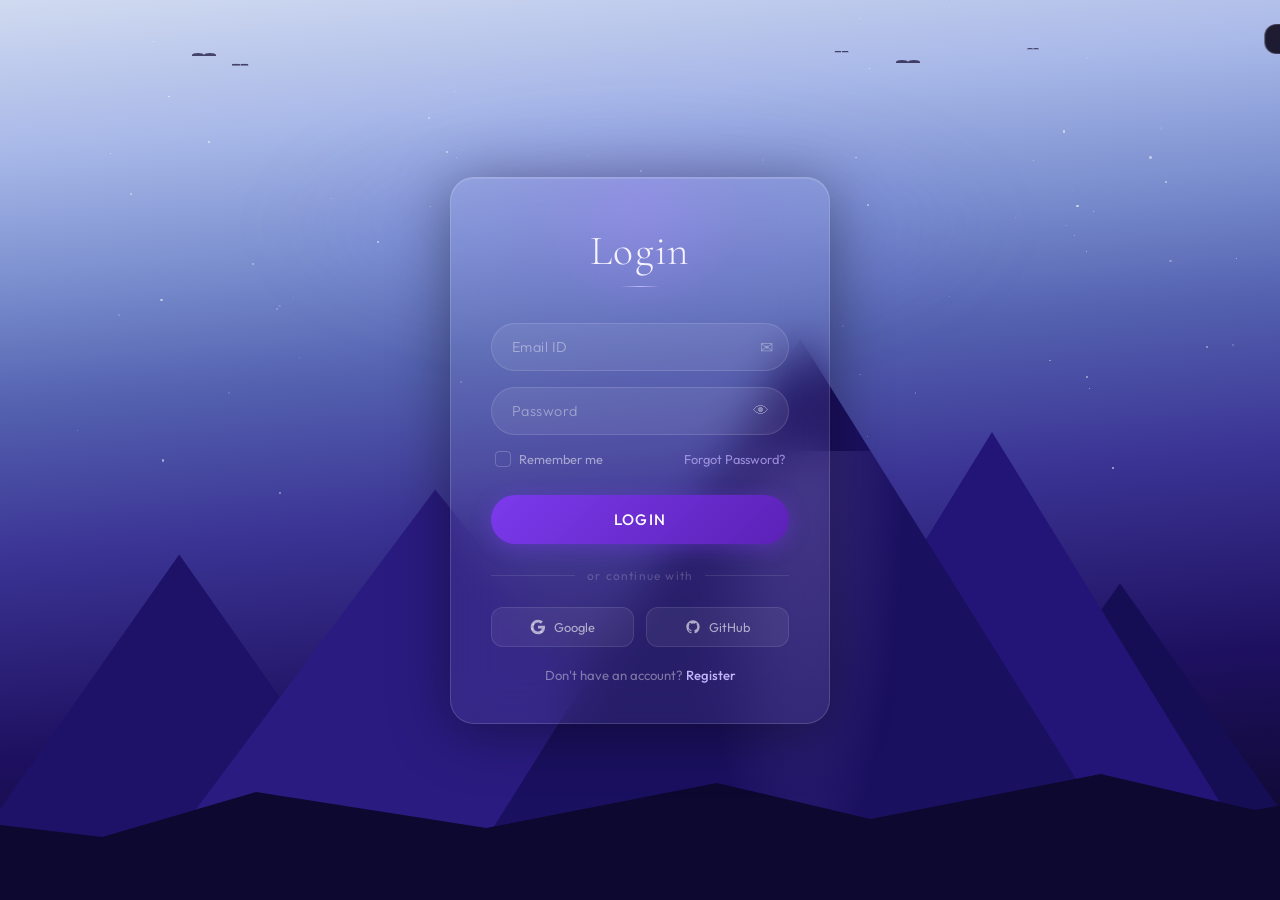
<file: page.html>
<!DOCTYPE html>
<html lang="en">
<head>
<meta charset="UTF-8">
<meta name="viewport" content="width=device-width, initial-scale=1.0">
<title>Aura — Login</title>
<link href="https://fonts.googleapis.com/css2?family=Cormorant+Garamond:wght@300;400;600&family=Outfit:wght@300;400;500&display=swap" rel="stylesheet">
<link rel="stylesheet" href="page_style.css">
</head>
<body>

<!-- Scene -->
<div class="scene">
  <!-- Stars -->
  <div class="stars" id="stars"></div>
  <!-- Aurora -->
  <div class="aurora"></div>
  <!-- Birds -->
  <div class="birds">
    <div class="bird"></div>
    <div class="bird"></div>
    <div class="bird"></div>
    <div class="bird"></div>
    <div class="bird"></div>
  </div>
  <!-- Mountains -->
  <div class="mountains">
    <div class="mt mt4"></div>
    <div class="mt mt5"></div>
    <div class="mt mt3"></div>
    <div class="mt mt2"></div>
    <div class="mt mt1"></div>
    <div class="mt mt-fg"></div>
  </div>
</div>

<!-- Notification -->
<div class="notif" id="notif"></div>

<!-- Card -->
<div class="card-wrap">
  <div class="card">
    <h1 class="card-title">Login<span></span></h1>

    <div class="field">
      <input type="email" id="email" placeholder="Email ID" autocomplete="email">
      <span class="field-icon">✉</span>
    </div>

    <div class="field">
      <input type="password" id="password" placeholder="Password" autocomplete="current-password">
      <button class="toggle-pw" id="togglePw" type="button" aria-label="Toggle password">👁</button>
    </div>

    <div class="row">
      <label class="remember">
        <input type="checkbox" id="remember">
        <span class="check-box"></span>
        Remember me
      </label>
      <a href="#" class="forgot">Forgot Password?</a>
    </div>

    <button class="btn-login" id="loginBtn" type="button">
      <span>Login</span>
    </button>

    <div class="divider">or continue with</div>

    <div class="socials">
      <button class="social-btn" type="button">
        <svg width="16" height="16" viewBox="0 0 24 24" fill="currentColor"><path d="M22.56 12.25c0-.78-.07-1.53-.2-2.25H12v4.26h5.92c-.26 1.37-1.04 2.53-2.21 3.31v2.77h3.57c2.08-1.92 3.28-4.74 3.28-8.09z"/><path d="M12 23c2.97 0 5.46-.98 7.28-2.66l-3.57-2.77c-.98.66-2.23 1.06-3.71 1.06-2.86 0-5.29-1.93-6.16-4.53H2.18v2.84C3.99 20.53 7.7 23 12 23z"/><path d="M5.84 14.09c-.22-.66-.35-1.36-.35-2.09s.13-1.43.35-2.09V7.07H2.18C1.43 8.55 1 10.22 1 12s.43 3.45 1.18 4.93l3.66-2.84z"/><path d="M12 5.38c1.62 0 3.06.56 4.21 1.64l3.15-3.15C17.45 2.09 14.97 1 12 1 7.7 1 3.99 3.47 2.18 7.07l3.66 2.84c.87-2.6 3.3-4.53 6.16-4.53z"/></svg>
        Google
      </button>
      <button class="social-btn" type="button">
        <svg width="16" height="16" viewBox="0 0 24 24" fill="currentColor"><path d="M12 2C6.477 2 2 6.477 2 12c0 4.42 2.865 8.164 6.839 9.489.5.092.682-.217.682-.482 0-.237-.008-.866-.013-1.7-2.782.604-3.369-1.34-3.369-1.34-.454-1.156-1.11-1.462-1.11-1.462-.908-.62.069-.608.069-.608 1.003.07 1.531 1.03 1.531 1.03.892 1.529 2.341 1.087 2.91.832.092-.647.35-1.088.636-1.338-2.22-.253-4.555-1.11-4.555-4.943 0-1.091.39-1.984 1.029-2.683-.103-.253-.446-1.27.098-2.647 0 0 .84-.269 2.75 1.025A9.578 9.578 0 0 1 12 6.836c.85.004 1.705.114 2.504.336 1.909-1.294 2.747-1.025 2.747-1.025.546 1.377.203 2.394.1 2.647.64.699 1.028 1.592 1.028 2.683 0 3.842-2.339 4.687-4.566 4.935.359.309.678.919.678 1.852 0 1.336-.012 2.415-.012 2.743 0 .267.18.578.688.48C19.138 20.161 22 16.416 22 12c0-5.523-4.477-10-10-10z"/></svg>
        GitHub
      </button>
    </div>

    <p class="register-row">Don't have an account? <a href="#">Register</a></p>
  </div>
</div>

<script>
  // Stars
  const starsEl = document.getElementById('stars');
  for (let i = 0; i < 80; i++) {
    const s = document.createElement('div');
    s.className = 'star';
    const size = Math.random() * 2 + 0.5;
    s.style.cssText = `width:${size}px;height:${size}px;top:${Math.random()*55}%;left:${Math.random()*100}%;animation-duration:${2+Math.random()*3}s;animation-delay:${Math.random()*4}s;opacity:${0.1+Math.random()*0.6}`;
    starsEl.appendChild(s);
  }

  // Password toggle
  const pw = document.getElementById('password');
  document.getElementById('togglePw').addEventListener('click', () => {
    pw.type = pw.type === 'password' ? 'text' : 'password';
  });

  // Notification
  function showNotif(msg, type = 'success') {
    const n = document.getElementById('notif');
    n.textContent = msg;
    n.className = `notif ${type} show`;
    setTimeout(() => n.classList.remove('show'), 3000);
  }

  // Login
  document.getElementById('loginBtn').addEventListener('click', () => {
    const email = document.getElementById('email').value.trim();
    const pass = document.getElementById('password').value;
    const btn = document.getElementById('loginBtn');

    if (!email || !pass) {
      showNotif('Please fill in all fields.', 'error');
      return;
    }
    if (!/^[^\s@]+@[^\s@]+\.[^\s@]+$/.test(email)) {
      showNotif('Enter a valid email address.', 'error');
      return;
    }

    btn.classList.add('loading');
    setTimeout(() => {
      btn.classList.remove('loading');
      showNotif('✦ Welcome back — logged in successfully.', 'success');
    }, 1800);
  });

  // Enter key
  document.addEventListener('keydown', e => {
    if (e.key === 'Enter') document.getElementById('loginBtn').click();
  });

  // Social buttons
  document.querySelectorAll('.social-btn').forEach(btn => {
    btn.addEventListener('click', () => showNotif('OAuth redirect (demo).', 'success'));
  });
</script>
</body>
</html>
</file>
<file: page_style.css>
*, *::before, *::after { margin: 0; padding: 0; box-sizing: border-box; }

  :root {
    --indigo: #2d1b69;
    --violet: #7c3aed;
    --lavender: #a78bfa;
    --mist: #c4b5fd;
    --white: #f5f3ff;
    --sky: #a5b4fc;
    --midnight: #0f0a1e;
    --glass: rgba(255,255,255,0.06);
    --glass-border: rgba(255,255,255,0.15);
    --blur: blur(22px);
  }

  html, body {
    height: 100%;
    overflow: hidden;
    font-family: 'Outfit', sans-serif;
    background: var(--midnight);
    color: var(--white);
  }

  /* ---- SCENE ---- */
  .scene {
    position: fixed; inset: 0;
    background: linear-gradient(175deg, #d0daf0 0%, #a8b8e8 15%, #7b8fcf 28%, #5462b0 40%, #3b3494 55%, #1e1060 75%, #0a0620 100%);
    overflow: hidden;
  }

  /* Birds */
  .birds { position: absolute; top: 5%; left: 0; width: 100%; height: 60px; }
  .bird {
    position: absolute;
    width: 12px; height: 4px;
    border-top: 3px solid rgba(20,10,50,0.7);
    border-radius: 50% 50% 0 0;
    animation: fly linear infinite;
  }
  .bird::after {
    content: '';
    position: absolute;
    right: -12px; top: -3px;
    width: 12px; height: 4px;
    border-top: 3px solid rgba(20,10,50,0.7);
    border-radius: 50% 50% 0 0;
  }
  .bird:nth-child(1) { left: 15%; top: 8px;  animation-duration: 18s; animation-delay: 0s; }
  .bird:nth-child(2) { left: 18%; top: 18px; animation-duration: 20s; animation-delay: 1s; transform: scale(0.7); }
  .bird:nth-child(3) { left: 65%; top: 5px;  animation-duration: 22s; animation-delay: 3s; transform: scale(0.6); }
  .bird:nth-child(4) { left: 70%; top: 15px; animation-duration: 19s; animation-delay: 5s; }
  .bird:nth-child(5) { left: 80%; top: 2px;  animation-duration: 24s; animation-delay: 2s; transform: scale(0.5); }
  @keyframes fly {
    0%   { transform: translateX(0) translateY(0); }
    25%  { transform: translateX(15vw) translateY(-10px); }
    50%  { transform: translateX(30vw) translateY(5px); }
    75%  { transform: translateX(45vw) translateY(-5px); }
    100% { transform: translateX(60vw) translateY(0); }
  }

  /* Mountains layers */
  .mountains { position: absolute; bottom: 0; left: 0; width: 100%; height: 80%; }
  .mt {
    position: absolute;
    bottom: 0;
    clip-path: polygon(0% 100%, 50% 0%, 100% 100%);
  }
  .mt1 { width: 55%; left: 35%; height: 78%; background: #1a1060; }
  .mt2 { width: 45%; left: 55%; height: 65%; background: #231577; }
  .mt3 { width: 50%; left: 10%; height: 60%; background: #2a1b80; clip-path: polygon(0% 100%, 48% 5%, 100% 100%); }
  .mt4 { width: 38%; left: -5%; height: 48%; background: #1d1268; }
  .mt5 { width: 35%; left: 70%; height: 44%; background: #150e55; }
  .mt-fg { width: 120%; left: -10%; height: 25%; background: #0c0830; position: absolute; bottom: 0; clip-path: polygon(0% 100%, 5% 55%, 15% 65%, 25% 40%, 40% 60%, 55% 35%, 65% 55%, 80% 30%, 90% 50%, 100% 35%, 100% 100%); }

  /* Highlight glow on center mountain */
  .mt1::after {
    content: '';
    position: absolute;
    top: 20%; left: 35%; right: 35%; bottom: 0;
    background: radial-gradient(ellipse at 50% 0%, rgba(167,139,250,0.25) 0%, transparent 70%);
  }

  /* Stars */
  .stars { position: absolute; inset: 0; pointer-events: none; }
  .star {
    position: absolute;
    border-radius: 50%;
    background: white;
    animation: twinkle ease-in-out infinite alternate;
  }
  @keyframes twinkle { from { opacity: 0.2; } to { opacity: 0.9; } }

  /* Aurora */
  .aurora {
    position: absolute;
    top: 10%; left: 20%; width: 60%; height: 30%;
    background: radial-gradient(ellipse, rgba(124,58,237,0.18) 0%, rgba(99,102,241,0.1) 40%, transparent 70%);
    filter: blur(30px);
    animation: aurora 8s ease-in-out infinite alternate;
  }
  @keyframes aurora {
    from { transform: scale(1) translateX(0); opacity: 0.5; }
    to   { transform: scale(1.15) translateX(5%); opacity: 0.9; }
  }

  /* ---- CARD ---- */
  .card-wrap {
    position: absolute; inset: 0;
    display: flex; align-items: center; justify-content: center;
    animation: cardIn 1.1s cubic-bezier(0.22,1,0.36,1) both;
  }
  @keyframes cardIn {
    from { opacity: 0; transform: translateY(40px) scale(0.96); }
    to   { opacity: 1; transform: translateY(0) scale(1); }
  }

  .card {
    width: 380px;
    padding: 48px 40px 40px;
    background: var(--glass);
    border: 1px solid var(--glass-border);
    border-radius: 24px;
    backdrop-filter: var(--blur);
    -webkit-backdrop-filter: var(--blur);
    box-shadow: 0 8px 60px rgba(0,0,0,0.4), inset 0 1px 0 rgba(255,255,255,0.12);
    position: relative;
    overflow: hidden;
  }

  /* inner glow */
  .card::before {
    content: '';
    position: absolute;
    top: -60px; left: 50%; transform: translateX(-50%);
    width: 200px; height: 200px;
    background: radial-gradient(circle, rgba(167,139,250,0.25) 0%, transparent 70%);
    pointer-events: none;
  }

  .card-title {
    font-family: 'Cormorant Garamond', serif;
    font-size: 2.6rem;
    font-weight: 300;
    letter-spacing: 0.04em;
    text-align: center;
    color: var(--white);
    margin-bottom: 36px;
    position: relative;
  }
  .card-title span {
    display: block;
    width: 40px; height: 1px;
    background: linear-gradient(90deg, transparent, var(--mist), transparent);
    margin: 10px auto 0;
  }

  .field {
    position: relative;
    margin-bottom: 16px;
  }

  .field input {
    width: 100%;
    padding: 14px 48px 14px 20px;
    background: rgba(255,255,255,0.07);
    border: 1px solid rgba(255,255,255,0.12);
    border-radius: 100px;
    color: var(--white);
    font-family: 'Outfit', sans-serif;
    font-size: 0.9rem;
    font-weight: 300;
    letter-spacing: 0.03em;
    outline: none;
    transition: border-color 0.3s, background 0.3s, box-shadow 0.3s;
  }
  .field input::placeholder { color: rgba(255,255,255,0.4); }
  .field input:focus {
    border-color: var(--lavender);
    background: rgba(124,58,237,0.12);
    box-shadow: 0 0 0 3px rgba(167,139,250,0.15), inset 0 1px 0 rgba(255,255,255,0.08);
  }

  .field-icon {
    position: absolute;
    right: 16px; top: 50%; transform: translateY(-50%);
    color: rgba(255,255,255,0.35);
    font-size: 1rem;
    pointer-events: none;
    transition: color 0.3s;
  }
  .field input:focus ~ .field-icon { color: var(--lavender); }

  /* eye toggle */
  .toggle-pw {
    position: absolute;
    right: 16px; top: 50%; transform: translateY(-50%);
    background: none; border: none;
    color: rgba(255,255,255,0.35);
    cursor: pointer;
    font-size: 1rem;
    padding: 4px;
    transition: color 0.3s;
  }
  .toggle-pw:hover { color: var(--lavender); }

  .row {
    display: flex; align-items: center; justify-content: space-between;
    margin: 8px 4px 28px;
  }

  .remember {
    display: flex; align-items: center; gap: 8px;
    font-size: 0.8rem; color: rgba(255,255,255,0.5);
    cursor: pointer;
    user-select: none;
  }
  .remember input { display: none; }
  .check-box {
    width: 16px; height: 16px;
    border: 1.5px solid rgba(255,255,255,0.2);
    border-radius: 4px;
    display: grid; place-items: center;
    transition: border-color 0.2s, background 0.2s;
    flex-shrink: 0;
  }
  .check-box::after {
    content: '✓';
    font-size: 10px;
    color: white;
    opacity: 0;
    transition: opacity 0.2s;
  }
  .remember input:checked ~ .check-box {
    background: var(--violet);
    border-color: var(--violet);
  }
  .remember input:checked ~ .check-box::after { opacity: 1; }

  .forgot {
    font-size: 0.8rem;
    color: var(--mist);
    text-decoration: none;
    opacity: 0.7;
    transition: opacity 0.2s;
  }
  .forgot:hover { opacity: 1; }

  .btn-login {
    width: 100%;
    padding: 15px;
    background: linear-gradient(135deg, #7c3aed, #5b21b6);
    border: none;
    border-radius: 100px;
    color: white;
    font-family: 'Outfit', sans-serif;
    font-size: 0.95rem;
    font-weight: 500;
    letter-spacing: 0.08em;
    text-transform: uppercase;
    cursor: pointer;
    position: relative;
    overflow: hidden;
    transition: transform 0.2s, box-shadow 0.3s;
    box-shadow: 0 4px 20px rgba(124,58,237,0.4);
  }
  .btn-login::before {
    content: '';
    position: absolute; inset: 0;
    background: linear-gradient(135deg, #a78bfa, #7c3aed);
    opacity: 0;
    transition: opacity 0.3s;
  }
  .btn-login:hover { transform: translateY(-2px); box-shadow: 0 8px 30px rgba(124,58,237,0.6); }
  .btn-login:hover::before { opacity: 1; }
  .btn-login:active { transform: translateY(0); }
  .btn-login span { position: relative; z-index: 1; }

  /* loading state */
  .btn-login.loading span { opacity: 0; }
  .btn-login.loading::after {
    content: '';
    position: absolute; top: 50%; left: 50%;
    width: 20px; height: 20px;
    border: 2px solid rgba(255,255,255,0.3);
    border-top-color: white;
    border-radius: 50%;
    animation: spin 0.7s linear infinite;
    transform: translate(-50%,-50%);
  }
  @keyframes spin { to { transform: translate(-50%,-50%) rotate(360deg); } }

  .register-row {
    text-align: center;
    margin-top: 20px;
    font-size: 0.82rem;
    color: rgba(255,255,255,0.4);
  }
  .register-row a {
    color: var(--mist);
    text-decoration: none;
    font-weight: 500;
    transition: color 0.2s;
  }
  .register-row a:hover { color: white; }

  /* divider */
  .divider {
    display: flex; align-items: center; gap: 12px;
    margin: 24px 0;
    color: rgba(255,255,255,0.2);
    font-size: 0.75rem;
    letter-spacing: 0.1em;
  }
  .divider::before, .divider::after {
    content: '';
    flex: 1;
    height: 1px;
    background: rgba(255,255,255,0.1);
  }

  /* social */
  .socials { display: flex; gap: 12px; }
  .social-btn {
    flex: 1;
    padding: 11px;
    background: rgba(255,255,255,0.06);
    border: 1px solid rgba(255,255,255,0.1);
    border-radius: 12px;
    color: rgba(255,255,255,0.6);
    font-size: 0.8rem;
    font-family: 'Outfit', sans-serif;
    cursor: pointer;
    display: flex; align-items: center; justify-content: center; gap: 8px;
    transition: background 0.2s, border-color 0.2s, color 0.2s, transform 0.2s;
  }
  .social-btn:hover {
    background: rgba(255,255,255,0.1);
    border-color: rgba(255,255,255,0.2);
    color: white;
    transform: translateY(-2px);
  }
  .social-btn svg { flex-shrink: 0; }

  /* notification */
  .notif {
    position: fixed; top: 24px; right: 24px;
    padding: 14px 20px;
    background: rgba(15,10,30,0.9);
    border: 1px solid var(--glass-border);
    border-radius: 12px;
    backdrop-filter: blur(20px);
    font-size: 0.85rem;
    color: var(--mist);
    transform: translateX(120%);
    transition: transform 0.4s cubic-bezier(0.22,1,0.36,1);
    z-index: 100;
  }
  .notif.show { transform: translateX(0); }
  .notif.error { border-color: rgba(239,68,68,0.4); color: #fca5a5; }
  .notif.success { border-color: rgba(167,139,250,0.4); color: var(--mist); }
</file>
